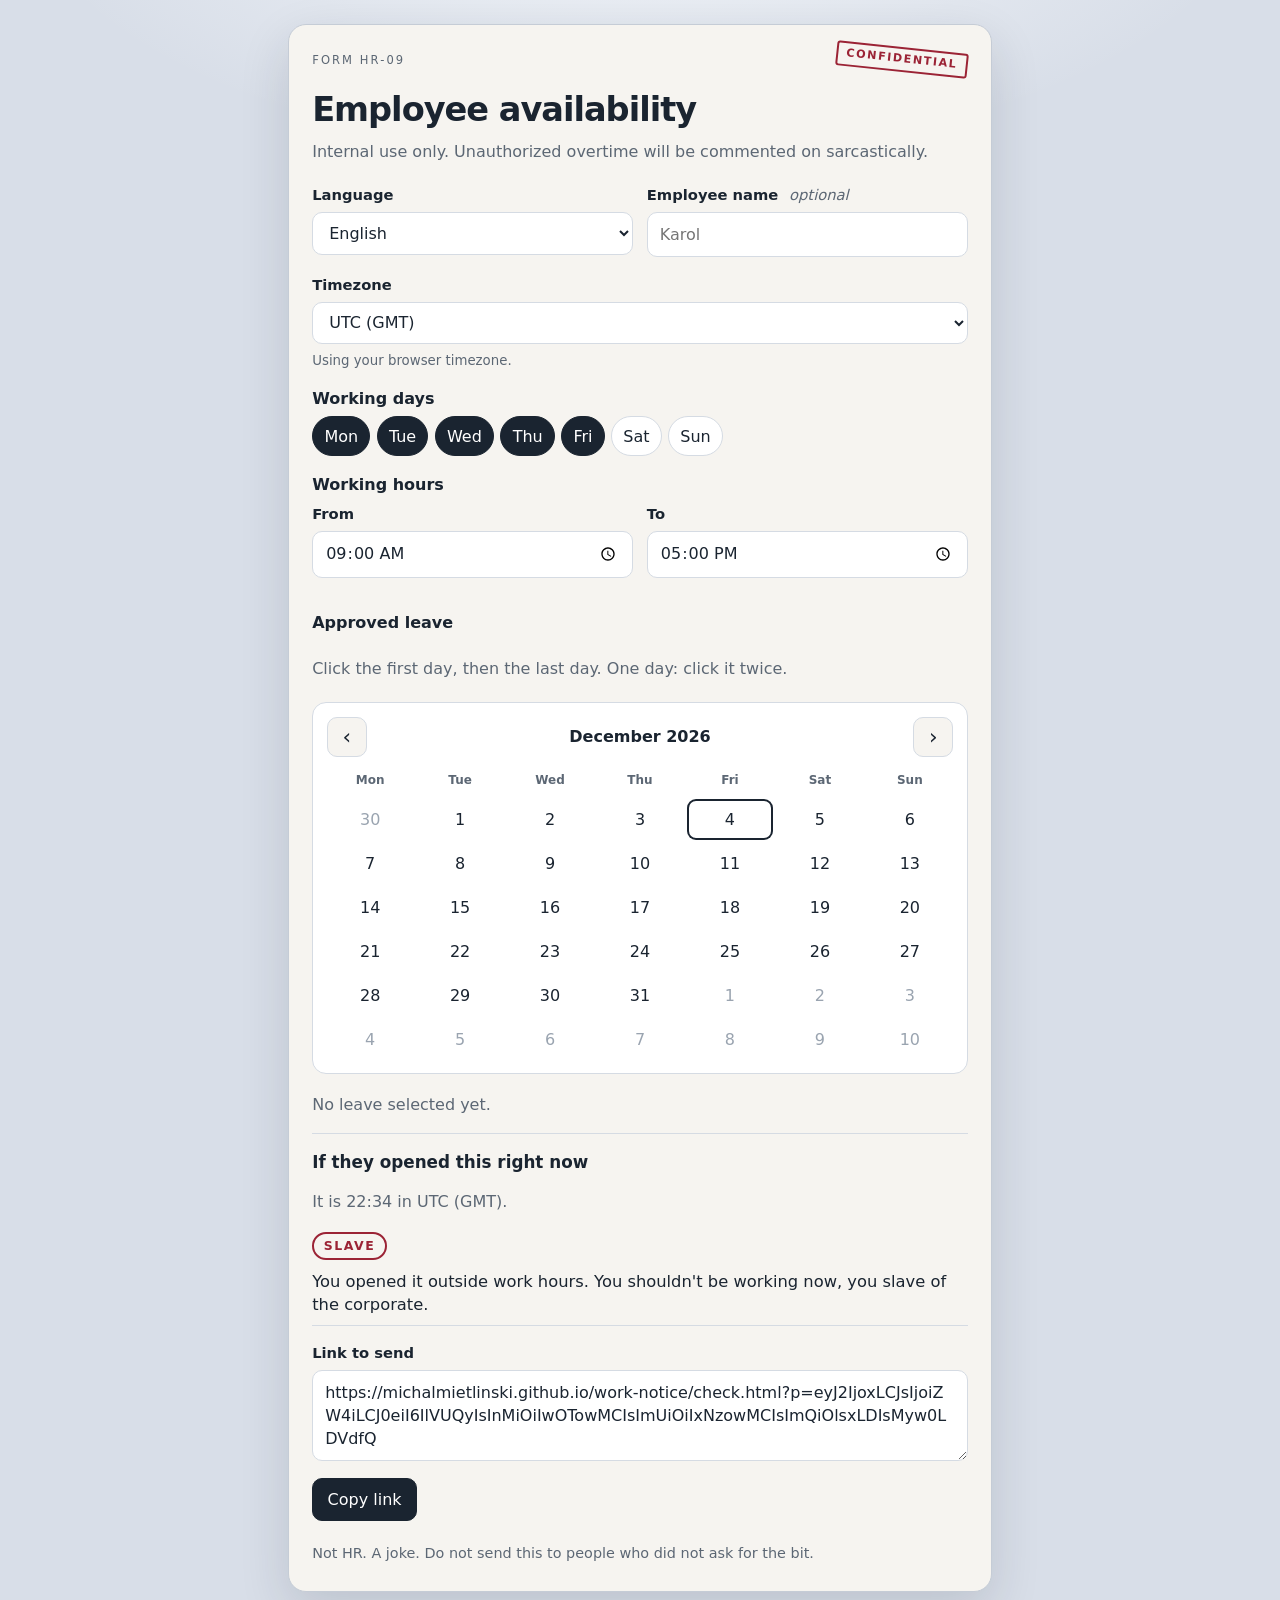
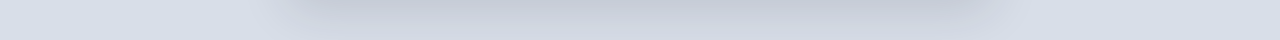
<file: index.html>
<!DOCTYPE html>
<html lang="en">
  <head>
    <meta charset="UTF-8" />
    <meta name="viewport" content="width=device-width, initial-scale=1" />
    <meta name="description" content="Generate a joke link that roasts colleagues who open it after hours or on PTO." />
    <title>Employee availability</title>
    <link rel="stylesheet" href="./css/app.css?v=2" />
  </head>
  <body class="generator-body">
    <main class="paper">
      <header class="paper-head">
        <p class="form-code" data-i18n="formCode">FORM HR-09</p>
        <p class="stamp-mini" data-i18n="confidential">CONFIDENTIAL</p>
      </header>
      <h1 data-i18n="title">Employee availability</h1>
      <p class="tagline" data-i18n="tagline">Internal use only. Unauthorized overtime will be commented on sarcastically.</p>

      <form id="generator" novalidate>
        <div class="grid two">
          <label class="field">
            <span data-i18n="language">Language</span>
            <select id="lang" name="lang">
              <option value="en">English</option>
              <option value="pl">Polski</option>
            </select>
          </label>

          <label class="field">
            <span>
              <span data-i18n="name">Employee name</span>
              <em data-i18n="nameOptional">optional</em>
            </span>
            <input id="name" name="name" type="text" maxlength="80" autocomplete="nickname" data-i18n-placeholder="namePlaceholder" placeholder="Karol" />
          </label>
        </div>

        <label class="field">
          <span data-i18n="timezone">Timezone</span>
          <select id="tz" name="tz"></select>
          <small id="tz-hint" class="hint"></small>
        </label>

        <fieldset class="field">
          <legend data-i18n="workDays">Working days</legend>
          <div class="days">
            <label><input type="checkbox" name="day" value="1" checked /> <span data-i18n="day1">Mon</span></label>
            <label><input type="checkbox" name="day" value="2" checked /> <span data-i18n="day2">Tue</span></label>
            <label><input type="checkbox" name="day" value="3" checked /> <span data-i18n="day3">Wed</span></label>
            <label><input type="checkbox" name="day" value="4" checked /> <span data-i18n="day4">Thu</span></label>
            <label><input type="checkbox" name="day" value="5" checked /> <span data-i18n="day5">Fri</span></label>
            <label><input type="checkbox" name="day" value="6" /> <span data-i18n="day6">Sat</span></label>
            <label><input type="checkbox" name="day" value="7" /> <span data-i18n="day7">Sun</span></label>
          </div>
        </fieldset>

        <fieldset class="field">
          <legend data-i18n="hours">Working hours</legend>
          <div class="grid two">
            <label class="field compact">
              <span data-i18n="hoursFrom">From</span>
              <input id="start" name="start" type="time" required value="09:00" />
            </label>
            <label class="field compact">
              <span data-i18n="hoursTo">To</span>
              <input id="end" name="end" type="time" required value="17:00" />
            </label>
          </div>
        </fieldset>

        <fieldset class="field pto-field">
          <legend data-i18n="pto">Approved leave</legend>
          <p id="pto-hint" class="hint" data-i18n="ptoHint">Click the first day, then the last day. One day: click it twice.</p>
          <div id="pto-calendar" class="calendar"></div>
          <ul id="pto-list" class="pto-list"></ul>
        </fieldset>

        <ul id="errors" class="errors" hidden></ul>

        <section class="preview" aria-live="polite">
          <h2 data-i18n="previewLabel">If they opened this right now</h2>
          <p id="preview-now" class="hint"></p>
          <p id="preview-badge" class="badge"></p>
          <p id="preview-body" class="preview-body"></p>
        </section>

        <section class="share">
          <label class="field">
            <span data-i18n="linkLabel">Link to send</span>
            <textarea id="link" rows="3" readonly></textarea>
          </label>
          <p id="url-warn" class="warn" hidden data-i18n="warnLongUrl"></p>
          <div class="share-row">
            <button id="copy" type="button" class="btn primary" data-i18n="copy">Copy link</button>
            <span id="copy-status" class="hint" role="status"></span>
          </div>
        </section>
      </form>

      <p class="footer-note" data-i18n="footerJoke">Not HR. A joke. Do not send this to people who did not ask for the bit.</p>
    </main>
    <script src="./js/config.js"></script>
    <script src="./js/i18n.js"></script>
    <script src="./js/codec.js"></script>
    <script src="./js/time.js"></script>
    <script src="./js/zones.js"></script>
    <script src="./js/calendar.js"></script>
    <script src="./js/generator.js"></script>
  </body>
</html>
</file>
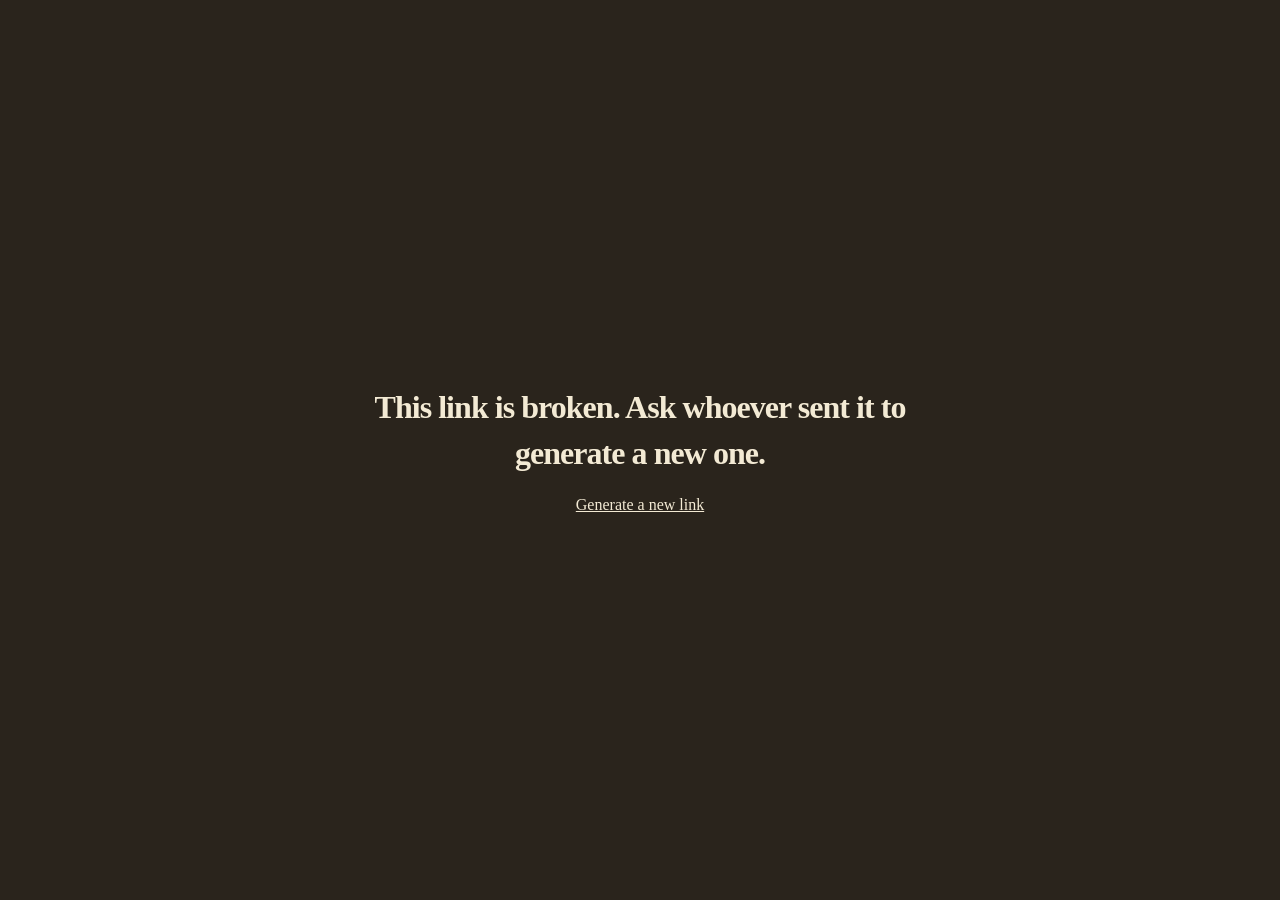
<file: check.html>
<!DOCTYPE html>
<html lang="en">
  <head>
    <meta charset="UTF-8" />
    <meta name="viewport" content="width=device-width, initial-scale=1" />
    <meta name="description" content="Timesheet review. Maybe congratulations. Maybe you sold your soul." />
    <title>Timesheet review</title>
    <link rel="stylesheet" href="./css/app.css?v=4" />
  </head>
  <body class="check-body checking-state">
    <main id="app" class="check-stage">
      <p class="checking-line">…</p>
    </main>
    <script src="./js/config.js?v=4"></script>
    <script src="./js/i18n.js?v=4"></script>
    <script src="./js/codec.js?v=4"></script>
    <script src="./js/time.js?v=4"></script>
    <script src="./js/checker.js?v=4"></script>
  </body>
</html>
</file>
<file: css/app.css>
:root {
  --bg: #d8dee8;
  --paper: #f6f4f0;
  --ink: #1a2430;
  --muted: #5c6774;
  --line: #d5dbe3;
  --stamp: #9b2335;
  --stamp-soft: #f6e4e7;
  --stamp-green: #1f6b45;
  --warn: #9b2335;
  --focus: #2a62a8;
  --cal: #9b2335;
  --cal-range: #f3d0d5;
  --cal-booked: #e7edf4;
}

*,
*::before,
*::after {
  box-sizing: border-box;
}

html {
  color-scheme: light;
}

body {
  margin: 0;
  min-height: 100vh;
  color: var(--ink);
  font-family: "Segoe UI", system-ui, -apple-system, sans-serif;
  line-height: 1.45;
}

button,
input,
select,
textarea {
  font: inherit;
  color: inherit;
}

.generator-body {
  background:
    radial-gradient(900px 420px at 50% -8%, #f4f7fb 0%, transparent 70%),
    var(--bg);
  padding: 1.5rem 1rem 3rem;
}

.paper {
  max-width: 44rem;
  margin: 0 auto;
  background: var(--paper);
  border: 1px solid #c5ccd6;
  border-radius: 18px;
  box-shadow: 0 18px 50px rgba(26, 36, 48, 0.14);
  padding: 1.4rem 1.45rem 1.7rem;
}

.paper-head {
  display: flex;
  justify-content: space-between;
  align-items: center;
  gap: 1rem;
  margin-bottom: 0.85rem;
}

.form-code {
  margin: 0;
  letter-spacing: 0.18em;
  font-size: 0.72rem;
  text-transform: uppercase;
  color: var(--muted);
}

.stamp-mini {
  margin: 0;
  border: 2px solid var(--stamp);
  color: var(--stamp);
  padding: 0.15rem 0.5rem;
  font-weight: 700;
  letter-spacing: 0.14em;
  transform: rotate(6deg);
  font-size: 0.7rem;
  border-radius: 3px;
}

h1 {
  margin: 0 0 0.3rem;
  font-size: clamp(1.65rem, 4vw, 2.1rem);
  letter-spacing: -0.03em;
}

.tagline,
.hint,
.footer-note {
  color: var(--muted);
}

.tagline {
  margin: 0 0 1.35rem;
}

.field,
fieldset.field {
  display: flex;
  flex-direction: column;
  gap: 0.4rem;
  margin: 0 0 1.05rem;
  border: 0;
  padding: 0;
  min-width: 0;
}

fieldset.field legend {
  padding: 0;
  font-weight: 700;
  margin-bottom: 0.4rem;
}

.field > span,
.field.compact span {
  font-weight: 650;
  font-size: 0.92rem;
}

.field em {
  font-weight: 400;
  color: var(--muted);
  margin-left: 0.35rem;
}

.grid.two {
  display: grid;
  grid-template-columns: 1fr 1fr;
  gap: 0.85rem;
}

.days {
  display: flex;
  flex-wrap: wrap;
  gap: 0.4rem;
}

.days label {
  position: relative;
  display: flex;
  align-items: center;
  justify-content: center;
  min-width: 2.7rem;
  min-height: 2.5rem;
  border: 1px solid var(--line);
  border-radius: 999px;
  padding: 0.2rem 0.7rem;
  background: #fff;
  cursor: pointer;
}

.days input {
  position: absolute;
  opacity: 0;
  pointer-events: none;
}

.days label:has(input:checked) {
  background: var(--ink);
  border-color: var(--ink);
  color: #fff;
}

input[type="text"],
input[type="time"],
select,
textarea {
  width: 100%;
  border: 1px solid var(--line);
  background: #fff;
  border-radius: 10px;
  padding: 0.62rem 0.75rem;
}

textarea {
  resize: vertical;
  min-height: 4.5rem;
  word-break: break-all;
}

input:focus,
select:focus,
textarea:focus,
button:focus-visible {
  outline: 3px solid color-mix(in srgb, var(--focus) 45%, white);
  outline-offset: 2px;
}

.calendar {
  background: #fff;
  border: 1px solid var(--line);
  border-radius: 14px;
  padding: 0.85rem;
}

.cal-nav {
  display: grid;
  grid-template-columns: 2.5rem 1fr 2.5rem;
  align-items: center;
  gap: 0.5rem;
  margin-bottom: 0.7rem;
}

.cal-title {
  margin: 0;
  text-align: center;
  font-weight: 700;
  text-transform: capitalize;
}

.cal-nav-btn {
  width: 2.5rem;
  height: 2.5rem;
  border: 1px solid var(--line);
  border-radius: 10px;
  background: var(--paper);
  cursor: pointer;
  font-size: 1.35rem;
  line-height: 1;
}

.cal-nav-btn:hover {
  background: #fff;
}

.cal-grid {
  display: grid;
  grid-template-columns: repeat(7, 1fr);
  gap: 0.2rem;
}

.cal-weekday {
  text-align: center;
  font-size: 0.75rem;
  font-weight: 700;
  color: var(--muted);
  padding: 0.25rem 0 0.4rem;
}

.cal-day {
  min-height: 2.55rem;
  border: 0;
  border-radius: 9px;
  background: transparent;
  cursor: pointer;
}

.cal-day:hover {
  background: var(--stamp-soft);
}

.cal-day.outside {
  color: #9aa4b0;
}

.cal-day.today {
  box-shadow: inset 0 0 0 2px var(--ink);
}

.cal-day.booked {
  background: var(--cal-booked);
}

.cal-day.pending {
  background: var(--cal-range);
}

.cal-day.start,
.cal-day.end {
  background: var(--cal);
  color: #fff;
}

.pto-list {
  list-style: none;
  margin: 0.75rem 0 0;
  padding: 0;
  display: flex;
  flex-direction: column;
  gap: 0.45rem;
}

.pto-chip {
  display: flex;
  justify-content: space-between;
  align-items: center;
  gap: 0.75rem;
  background: #fff;
  border: 1px solid var(--line);
  border-radius: 12px;
  padding: 0.55rem 0.7rem;
}

.btn {
  border: 1px solid var(--line);
  background: #fff;
  border-radius: 10px;
  padding: 0.55rem 0.9rem;
  cursor: pointer;
}

.btn:hover {
  background: #eef2f6;
}

.btn.primary {
  background: var(--ink);
  border-color: var(--ink);
  color: #fff;
}

.btn.primary:hover {
  background: #2b3848;
}

.btn.primary:disabled {
  opacity: 0.45;
  cursor: not-allowed;
}

.btn.ghost {
  background: transparent;
}

.btn.compact {
  padding: 0.3rem 0.6rem;
  font-size: 0.85rem;
}

.errors,
.warn {
  color: var(--warn);
  font-weight: 700;
}

.errors {
  margin: 0 0 1rem;
  padding-left: 1.2rem;
}

.preview,
.share {
  border-top: 1px solid var(--line);
  padding-top: 1rem;
  margin-top: 0.5rem;
}

.preview h2 {
  margin: 0 0 0.4rem;
  font-size: 1.05rem;
}

.badge {
  display: inline-block;
  margin: 0.2rem 0;
  padding: 0.18rem 0.6rem;
  border: 2px solid currentColor;
  border-radius: 999px;
  text-transform: uppercase;
  letter-spacing: 0.12em;
  font-weight: 700;
  font-size: 0.78rem;
}

.badge.praise {
  color: var(--stamp-green);
}

.badge.roast {
  color: var(--stamp);
}

.preview-body {
  margin: 0.4rem 0 0;
  font-size: 1.02rem;
}

.share-row {
  display: flex;
  align-items: center;
  gap: 0.75rem;
  flex-wrap: wrap;
}

.footer-note {
  margin: 1.4rem 0 0;
  font-size: 0.9rem;
}

.check-body {
  min-height: 100vh;
  display: grid;
  place-items: center;
  padding: 1.5rem;
  background: #1b140e;
  color: #f3ead4;
  font-family: "Times New Roman", Times, Georgia, serif;
}

.check-stage {
  width: min(40rem, 100%);
  text-align: center;
}

.checking-line {
  margin: 0;
  letter-spacing: 0.14em;
  text-transform: uppercase;
  font-size: clamp(1.05rem, 3vw, 1.55rem);
}

.checking-state .checking-line {
  animation: pulse 1.1s ease-in-out infinite;
}

.stamp {
  display: inline-block;
  margin: 0 0 2.4rem;
  border: 8px solid currentColor;
  padding: 0.15em 0.35em;
  font-family: Impact, "Arial Black", sans-serif;
  font-size: clamp(2.4rem, 12vw, 5.4rem);
  line-height: 0.95;
  letter-spacing: 0.04em;
  text-transform: uppercase;
  transform: rotate(-8deg);
}

.roast-name {
  margin: 0 0 2.4rem;
  font-family: "Segoe UI", system-ui, sans-serif;
  font-size: clamp(1.35rem, 4.2vw, 2.15rem);
  font-weight: 800;
  line-height: 1.2;
}

.praise-state {
  background: #143326;
  color: #d8f3dc;
}

.roast-state {
  background: #3b1010;
  color: #ffd6d0;
}

.roast-bubbles {
  position: fixed;
  inset: 0;
  pointer-events: none;
  z-index: 2;
}

.bubble {
  position: absolute;
  max-width: min(16rem, 42vw);
  margin: 0;
  background: #ffe8e4;
  color: #3b1010;
  border-radius: 1.25rem;
  padding: 0.7rem 0.95rem;
  font-family: "Segoe UI", system-ui, sans-serif;
  font-weight: 750;
  font-size: clamp(0.88rem, 2.1vw, 1.08rem);
  line-height: 1.25;
  box-shadow: 0 10px 24px rgba(0, 0, 0, 0.28);
}

.bubble::after {
  content: "";
  position: absolute;
  width: 0;
  height: 0;
  border: 0.7rem solid transparent;
}

.bubble.tail-down::after {
  left: 1.4rem;
  bottom: -1.2rem;
  border-top-color: #ffe8e4;
}

.bubble.tail-up::after {
  left: 50%;
  top: -1.2rem;
  margin-left: -0.7rem;
  border-bottom-color: #ffe8e4;
}

.verdict-copy {
  margin: 0 auto;
  max-width: 36rem;
  padding: 0 1rem;
  font-size: clamp(1.05rem, 2.2vw, 1.3rem);
  line-height: 1.45;
}

.verdict-meta {
  margin: 1.25rem 0 0;
  opacity: 0.7;
  letter-spacing: 0.04em;
  font-size: 0.9rem;
}

.error-state {
  background: #2a241c;
  color: #f3ead4;
}

.error-title {
  margin: 0 0 1rem;
  font-size: clamp(1.4rem, 4vw, 2rem);
}

.back-link {
  color: inherit;
}

@media (prefers-reduced-motion: reduce) {
  .checking-state .checking-line,
  .stamp,
  .bubble {
    animation: none;
  }
}

@media (prefers-reduced-motion: no-preference) {
  .stamp {
    animation: slam 0.45s cubic-bezier(0.16, 1.4, 0.34, 1);
  }

  .bubble {
    animation: pop 0.45s cubic-bezier(0.16, 1.4, 0.34, 1) both;
  }
}

@keyframes slam {
  from {
    transform: rotate(-8deg) scale(1.8);
    opacity: 0;
  }
  to {
    transform: rotate(-8deg) scale(1);
    opacity: 1;
  }
}

@keyframes pulse {
  50% {
    opacity: 0.35;
  }
}

@keyframes pop {
  from {
    opacity: 0;
    scale: 0.6;
  }
  to {
    opacity: 1;
    scale: 1;
  }
}

@media (max-width: 640px) {
  .grid.two {
    grid-template-columns: 1fr;
  }

  .paper {
    box-shadow: 0 10px 24px rgba(26, 36, 48, 0.12);
    padding: 1.15rem;
  }

  .bubble {
    max-width: min(13rem, 72vw);
    font-size: 0.86rem;
  }
}
</file>
